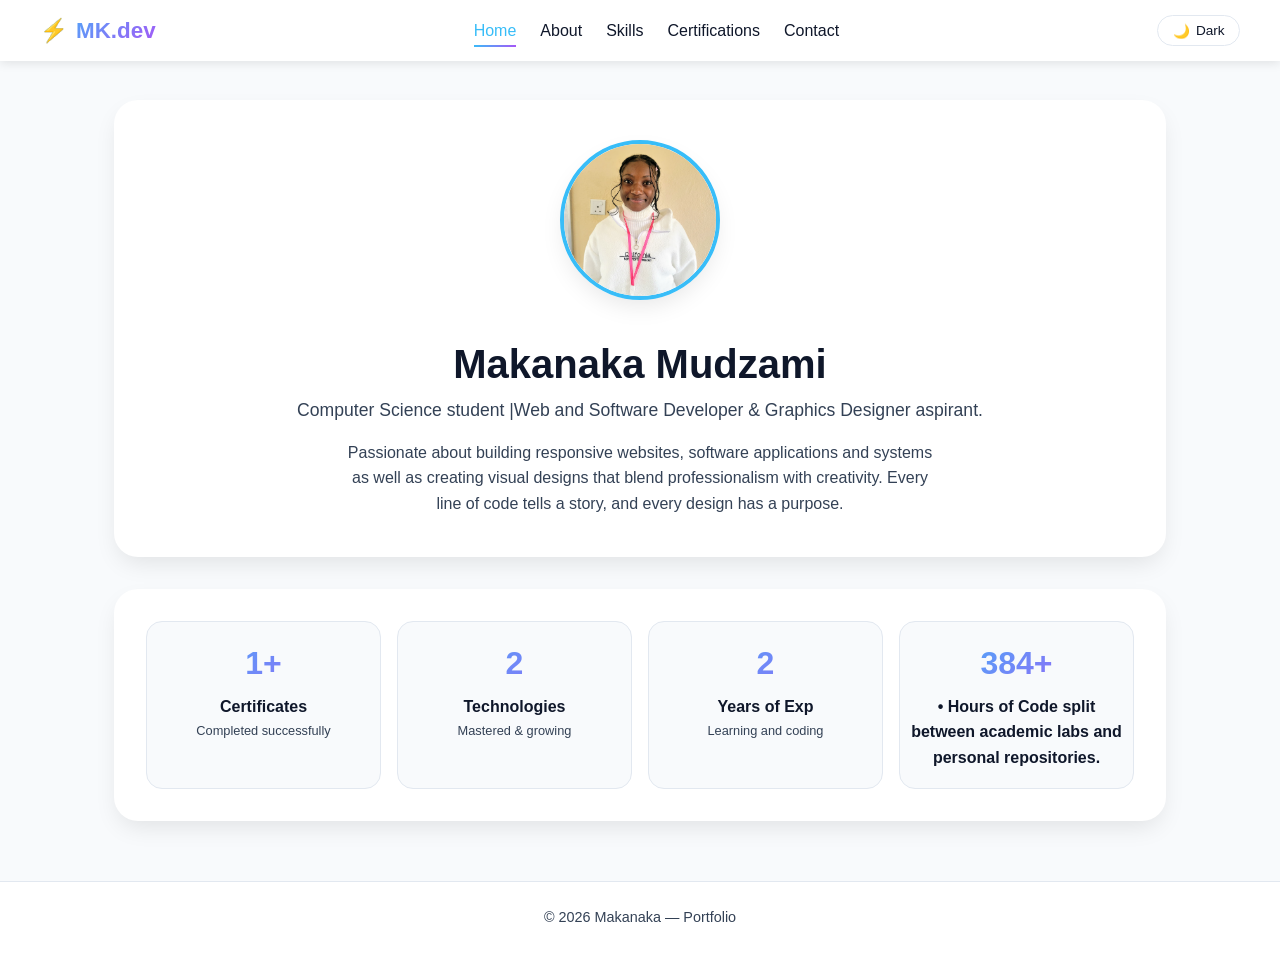
<file: index.html>
<!DOCTYPE html>
<html lang="en">
<head>
    <meta charset="UTF-8">
    <meta name="viewport" content="width=device-width, initial-scale=1.0, viewport-fit=cover">
    <title>Makanaka Mudzami</title>
    <meta name="description" content="Makanaka - Professional Web Developer and Graphics Designer portfolio. View my work, skills, and certifications.">
    <link rel="stylesheet" href="style.css">
    <link rel="icon" href="lizard.png">

<body>

    <!-- Navigation Bar -->
    <nav class="navbar">
        <div class="nav-container">
            <div class="logo">
                <span class="logo-icon">⚡</span>
                MK.dev
            </div>
            
            <ul class="nav-links">
                <li><a href="index.html" class="active">Home</a></li>
                <li><a href="about.html">About</a></li>
                <li><a href="skills.html">Skills</a></li>
                <li><a href="certifications.html">Certifications</a></li>
                <li><a href="contact.html">Contact</a></li>
            </ul>
            <button class="dark-toggle" id="darkToggle">
                <span class="toggle-icon">🌙</span>
                <span class="toggle-text">Dark</span>
            </button>
            <button class="mobile-menu-btn" id="mobileMenuBtn">☰</button>
        </div>
    </nav>

    <!-- Home Page Content -->
    <main>
        <section id="home">
            <div class="container">
                <!-- Profile Card -->
              
<div class="home-card">
    <div class="profile-image">
     <img src="images/profile.jpg" alt="Makanaka - Web Developer and Graphics Designer">
    </div>
    <div class="home-content">
        <h1>Makanaka Mudzami</h1>
        <p class="tagline">Computer Science student |Web and Software Developer & Graphics Designer aspirant.</p>
        <p class="bio">Passionate about building responsive websites, software applications and systems as well as creating visual designs that blend professionalism with creativity. Every line of code tells a story, and every design has a purpose.</p>
    </div>
</div>
                
                <!-- Statistics Card with Animated Counters -->
                <div class="stats-card">
                    <div class="stat-item">
                        <div class="stat-number">
                            <span class="counter" data-target="3">0</span>+
                        </div>
                        <div class="stat-label">Certificates</div>
                        <div class="stat-desc">Completed successfully</div>
                    </div>
                    <div class="stat-item">
                        <div class="stat-number">
                            <span class="counter" data-target="5">0</span>
                        </div>
                        <div class="stat-label">Technologies</div>
                        <div class="stat-desc">Mastered & growing</div>
                    </div>
                    <div class="stat-item">
                        <div class="stat-number">
                            <span class="counter" data-target="4">0</span>
                        </div>
                        <div class="stat-label">Years of Exp</div>
                        <div class="stat-desc">Learning and coding</div>
                    </div>
                    <div class="stat-item">
                        <div class="stat-number">
                            <span class="counter" data-target="750">0</span>+
                        </div>
                        <div class="stat-label">•  Hours of Code split between academic labs and personal repositories.</div>
                       
                    </div>
                </div>
            </div>
        </section>
    </main>

    <!-- Footer -->
    <footer>
        <div class="footer-content">
            <p>© 2026 Makanaka —  Portfolio</p>
           
        </div>
    </footer>

    <script src="script.js"></script>
</body>
</html>
</file>
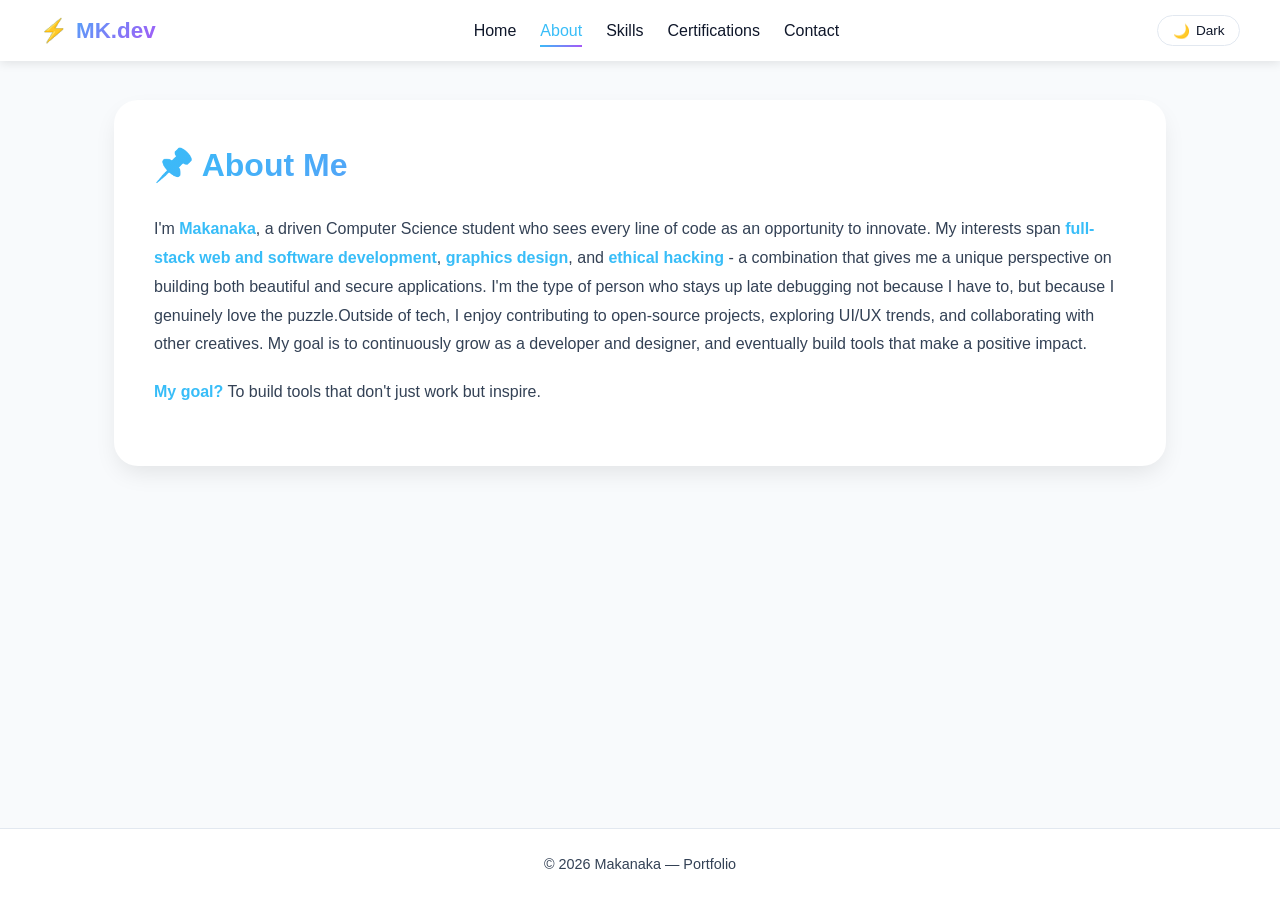
<file: about.html>
<!DOCTYPE html>
<html lang="en">
<head>
    <meta charset="UTF-8">
    <meta name="viewport" content="width=device-width, initial-scale=1.0, viewport-fit=cover">
    <title>Makanaka | About Me - Web and Software Developer & Graphics Designer</title>
    <meta name="description" content="Learn about Makanaka - a passionate Computer Science student, web developer, and graphics designer.">
    <link rel="stylesheet" href="style.css">
    <link rel="icon" href="lizard.png">
</head>
<body>

    <!-- Navigation Bar -->
    <nav class="navbar">
        <div class="nav-container">
            <div class="logo">
                <span class="logo-icon">⚡</span>
                MK.dev
            </div>
            <ul class="nav-links" >
                <li><a href="index.html">Home</a></li>
                <li><a href="about.html" class="active">About</a></li>
                <li><a href="skills.html">Skills</a></li>
                <li><a href="certifications.html">Certifications</a></li>
                <li><a href="contact.html">Contact</a></li>
            </ul>
            <button class="dark-toggle" id="darkToggle">
                <span class="toggle-icon">🌙</span>
                <span class="toggle-text">Dark</span>
            </button>
            <button class="mobile-menu-btn" id="mobileMenuBtn">☰</button>
        </div>
    </nav>

    <!-- About Page Content -->
    <main>
        <section id="about">
            <div class="container">
                <div class="section-card">
                    <h2>📌 About Me</h2>
                    <div class="about-content">
                        <p>I'm <strong>Makanaka</strong>, a driven Computer Science student who sees every line of code as an opportunity to innovate. My interests span <strong>full-stack web and software development</strong>, <strong>graphics design</strong>, and <strong>ethical hacking</strong> - a combination that gives me a unique perspective on building both beautiful and secure applications. I'm the type of person who stays up late debugging not because I have to, but because I genuinely love the puzzle.Outside of tech, I enjoy contributing to open-source projects, exploring UI/UX trends, and collaborating with other creatives. My goal is to continuously grow as a developer and designer, and eventually build tools that make a positive impact.
                        
                
                        <p><strong>My goal?</strong> To build tools that don't just work but inspire.</p>
                    </div>
                </div>
            </div>
        </section>
    </main>

    <!-- Footer -->
    <footer>
        <div class="footer-content">
            <p>© 2026 Makanaka — Portfolio</p>
           
        </div>
    </footer>

    <script src="script.js"></script>
</body>
</html>
</file>
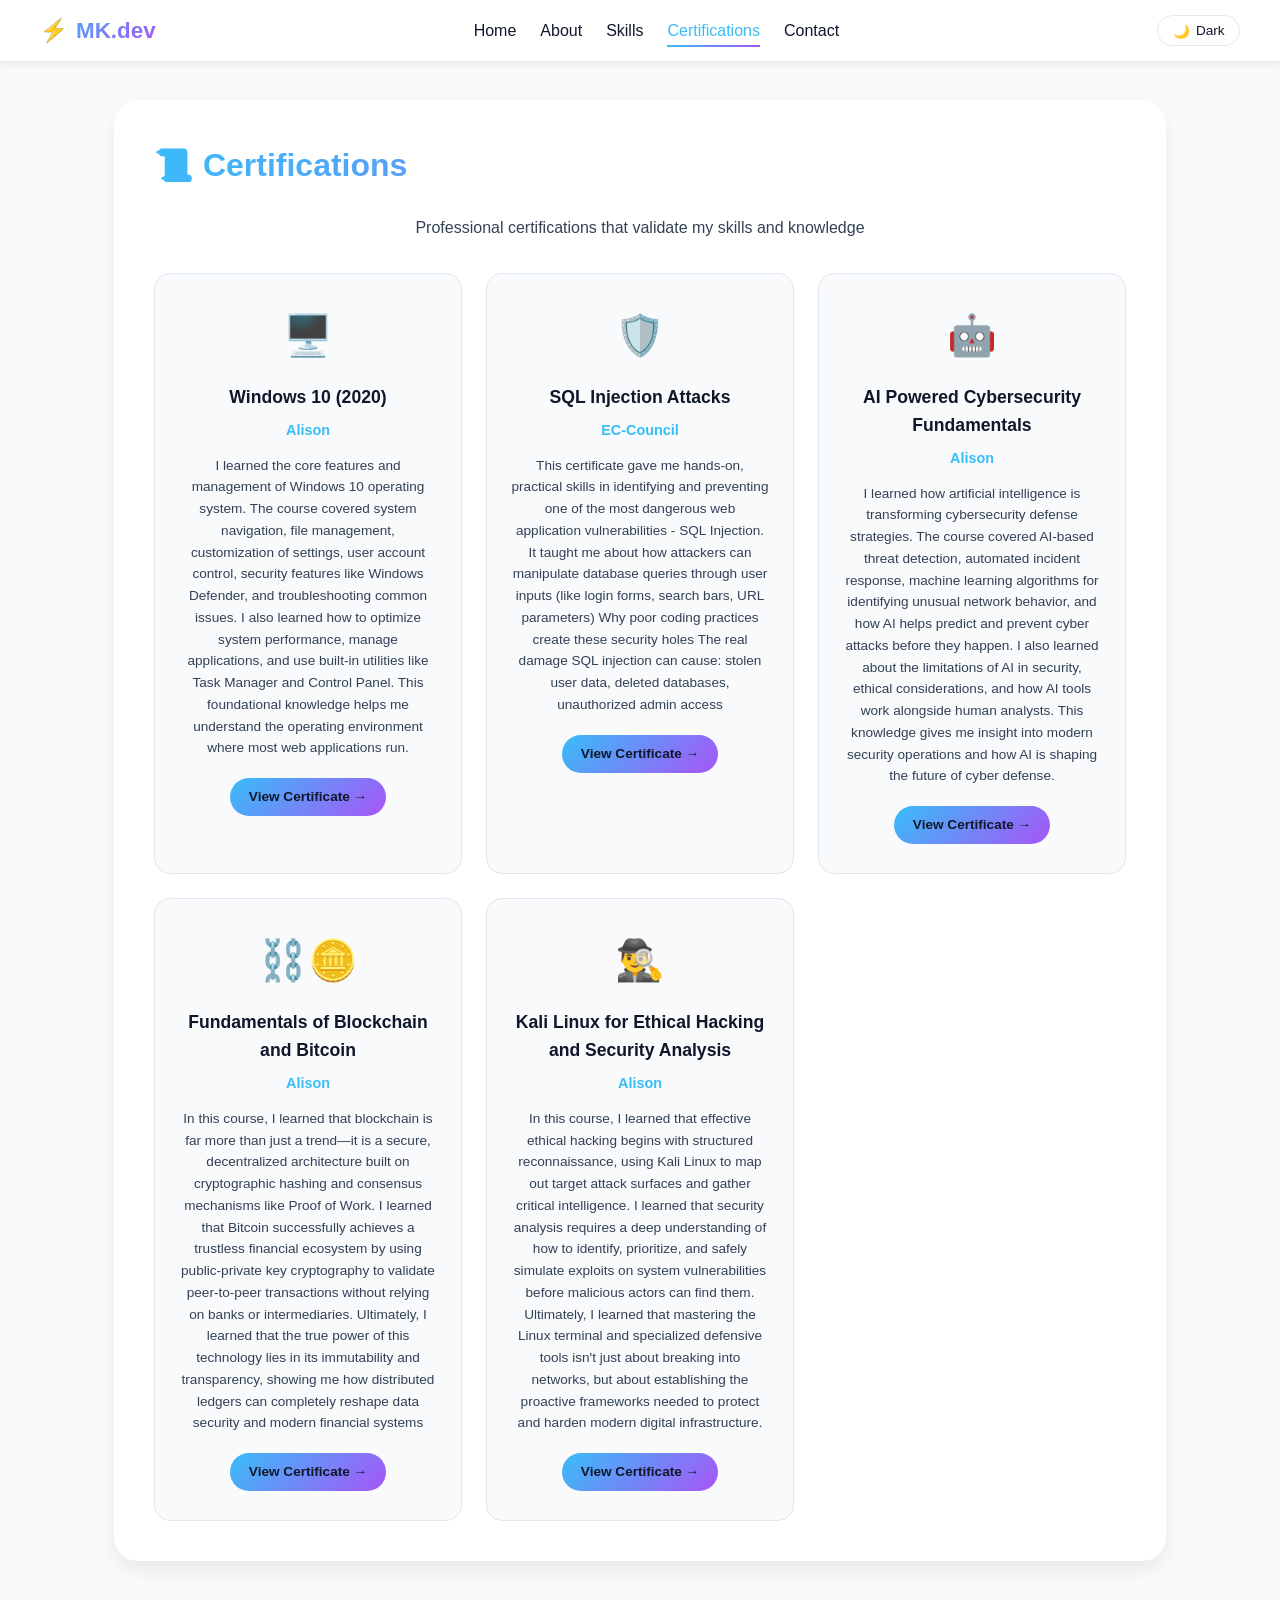
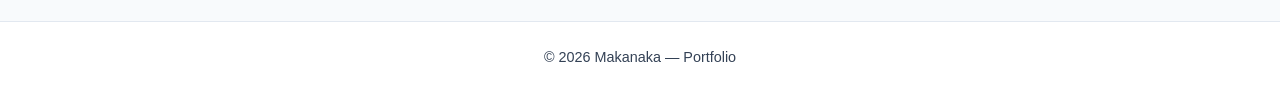
<file: certifications.html>
<!DOCTYPE html>
<html lang="en">
<head>
    <meta charset="UTF-8">
    <meta name="viewport" content="width=device-width, initial-scale=1.0, viewport-fit=cover">
    <title>Makanaka | Certifications - Professional Achievements</title>
    <meta name="description" content="View Makanaka's professional certifications including Alison, EC-Council, and more.">
    <link rel="stylesheet" href="style.css">
    <link rel="icon" href="lizard.png">
</head>
<body>

    <!-- Navigation Bar -->
    <nav class="navbar">
        <div class="nav-container">
            <div class="logo">
                <span class="logo-icon">⚡</span>
                MK.dev
            </div>
            <ul class="nav-links">
                <li><a href="index.html">Home</a></li>
                <li><a href="about.html">About</a></li>
                <li><a href="skills.html">Skills</a></li>
                <li><a href="certifications.html" class="active">Certifications</a></li>
                <li><a href="contact.html">Contact</a></li>
            </ul>
            <button class="dark-toggle" id="darkToggle">
                <span class="toggle-icon">🌙</span>
                <span class="toggle-text">Dark</span>
            </button>
            <button class="mobile-menu-btn" id="mobileMenuBtn">☰</button>
        </div>
    </nav>

    <!-- Certifications Page Content -->
    <main>
        <section id="certifications">
            <div class="container">
                <div class="section-card">
                    <h2>📜 Certifications</h2>
                    <p class="section-subtitle">Professional certifications that validate my skills and knowledge</p>
                    
                    <div class="cert-grid">
                        <div class="cert-card">
                            <div class="cert-icon">🖥️</div>
                            <h3>Windows 10 (2020)</h3>
                            <p class="cert-issuer">Alison</p>
                            <p class="cert-desc">I learned the core features and management of Windows 10 operating system. The course covered system navigation, file management, customization of settings, user account control, security features like Windows Defender, and troubleshooting common issues. I also learned how to optimize system performance, manage applications, and use built-in utilities like Task Manager and Control Panel. This foundational knowledge helps me understand the operating environment where most web applications run.</p>
                            <a href="https://alison.com/user/learner-verification/47201770/2249" target="_blank" rel="noopener noreferrer" class="cert-btn">View Certificate →</a>
                        </div>
                        
                        <div class="cert-card">
                            <div class="cert-icon">🛡️</div>
                            <h3>SQL Injection Attacks</h3>
                            <p class="cert-issuer">EC-Council</p>
                            <p class="cert-desc">This certificate gave me hands-on, practical skills in identifying and preventing one of the most dangerous web application vulnerabilities - SQL Injection.  It taught me about how attackers can manipulate database queries through user inputs (like login forms, search bars, URL parameters)

Why poor coding practices create these security holes

The real damage SQL injection can cause: stolen user data, deleted databases, unauthorized admin access</p>
                            <a href="https://learn.eccouncil.org/certificate/efc9b494-878f-4274-b29c-ec646d23c281?logged=true" target="_blank" rel="noopener noreferrer" class="cert-btn"> View Certificate →</a>
                        </div>
                        
                        <div class="cert-card">
                            <div class="cert-icon">🤖</div>
                            <h3>AI Powered Cybersecurity Fundamentals</h3>
                            <p class="cert-issuer">Alison</p>
                            <p class="cert-desc">I learned how artificial intelligence is transforming cybersecurity defense strategies. The course covered AI-based threat detection, automated incident response, machine learning algorithms for identifying unusual network behavior, and how AI helps predict and prevent cyber attacks before they happen. I also learned about the limitations of AI in security, ethical considerations, and how AI tools work alongside human analysts. This knowledge gives me insight into modern security operations and how AI is shaping the future of cyber defense.</p>
                            <a href="https://alison.com/user/learner-verification/47201770/7295" target="_blank" rel="noopener noreferrer" class="cert-btn">View Certificate →</a>
                        </div>
                        
                         <div class="cert-card">
                            <div class="cert-icon">⛓️🪙</div>
                            <h3> Fundamentals of Blockchain and Bitcoin</h3>
                            <p class="cert-issuer">Alison</p>
                            <p class="cert-desc">In this course, I learned that blockchain is far more than just a trend—it is a secure, decentralized architecture built on cryptographic hashing and consensus mechanisms like Proof of Work. I learned that Bitcoin successfully achieves a trustless financial ecosystem by using public-private key cryptography to validate peer-to-peer transactions without relying on banks or intermediaries. Ultimately, I learned that the true power of this technology lies in its immutability and transparency, showing me how distributed ledgers can completely reshape data security and modern financial systems</p/>
                            <a href="https://alison.com/verify/73c1eeeb41" target="_blank" rel="noopener noreferrer" class="cert-btn">View Certificate →</a>
                        </div>
                          <div class="cert-card">
                            <div class="cert-icon">🕵️‍♂️ </div>
                            <h3> Kali Linux for Ethical Hacking and Security Analysis</h3>
                            <p class="cert-issuer">Alison</p>
                            <p class="cert-desc">In this course, I learned that effective ethical hacking begins with structured reconnaissance, using Kali Linux to map out target attack surfaces and gather critical intelligence. I learned that security analysis requires a deep understanding of how to identify, prioritize, and safely simulate exploits on system vulnerabilities before malicious actors can find them. Ultimately, I learned that mastering the Linux terminal and specialized defensive tools isn't just about breaking into networks, but about establishing the proactive frameworks needed to protect and harden modern digital infrastructure.</p/>
                            <a href="https://alison.com/verify/2be35a8291" target="_blank" rel="noopener noreferrer" class="cert-btn">View Certificate →</a>
                        </div>
                  
                    </div>
                    </div>
                </div>
            </div>
        </section>
    </main>

    <!-- Footer -->
    <footer>
        <div class="footer-content">
            <p>© 2026 Makanaka —  Portfolio</p>
         
        </div>
    </footer>

    <script src="script.js"></script>
</body>
</html>
</file>
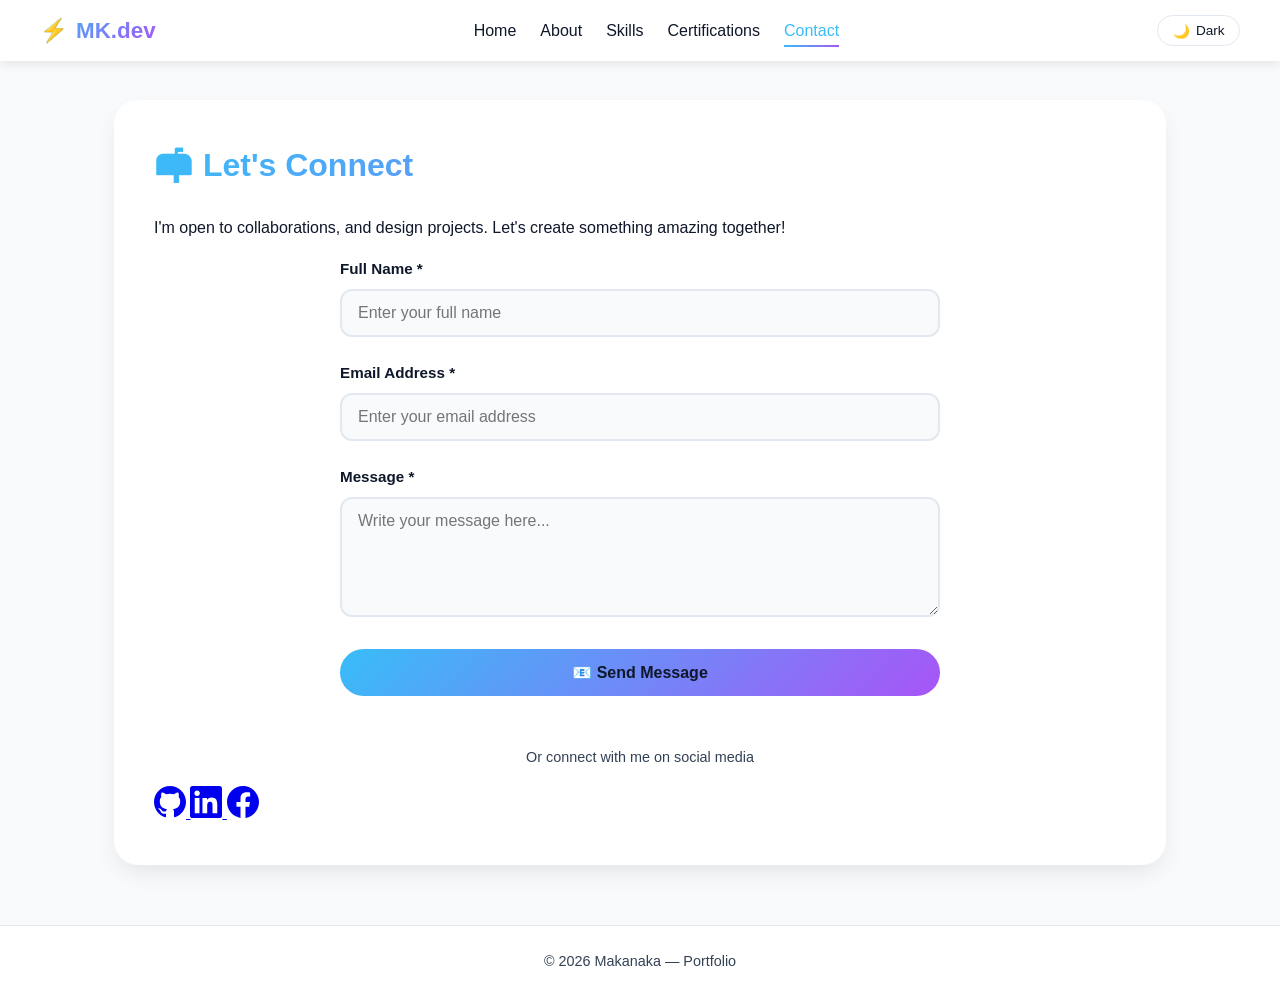
<file: contact.html>
<!DOCTYPE html>
<html lang="en">
<head>
    <meta charset="UTF-8">
    <meta name="viewport" content="width=device-width, initial-scale=1.0, viewport-fit=cover">
    <title>Makanaka | Contact - Get in Touch</title>
    <meta name="description" content="Contact Makanaka for web development, graphics design, or collaboration opportunities.">
    <link rel="stylesheet" href="style.css">
    <link rel="icon" href="lizard.png">
</head>
<body>

    <!-- Navigation Bar -->
    <nav class="navbar">
        <div class="nav-container">
            <div class="logo">
                <span class="logo-icon">⚡</span>
                MK.dev
            </div>
            <ul class="nav-links">
                <li><a href="index.html">Home</a></li>
                <li><a href="about.html">About</a></li>
                <li><a href="skills.html">Skills</a></li>
                <li><a href="certifications.html">Certifications</a></li>
                <li><a href="contact.html" class="active">Contact</a></li>
            </ul>
            <button class="dark-toggle" id="darkToggle">
                <span class="toggle-icon">🌙</span>
                <span class="toggle-text">Dark</span>
            </button>
            <button class="mobile-menu-btn" id="mobileMenuBtn">☰</button>
        </div>
    </nav>

    <!-- Contact Page Content -->
    <main>
        <section id="contact">
            <div class="container">
                <div class="section-card">
                    <h2>📬 Let's Connect</h2>
                    <p class="contact-intro">I'm open to collaborations, and design projects. Let's create something amazing together!</p>
                    
                   
                    <div class="contact-form-container">
                        
                        <form id="contactForm" class="contact-form" action="https://formspree.io/f/xbdqrylj" method="POST">
                            <div class="form-group">
                                <label for="name">Full Name *</label>
                                <input type="text" id="name" name="name" placeholder="Enter your full name">
                                <span class="error-message" id="nameError"></span>
                            </div>
                            
                            <div class="form-group">
                                <label for="email">Email Address *</label>
                                <input type="email" id="email" name="_replyto" placeholder="Enter your email address">
                                <span class="error-message" id="emailError"></span>
                            </div>
                            
                            <div class="form-group">
                                <label for="message">Message *</label>
                                <textarea id="message" name="message" rows="5" placeholder="Write your message here..."></textarea>
                                <span class="error-message" id="messageError"></span>
                            </div>
                            
                            
                            <input type="hidden" name="_to" value="mudzami.maka@gmail.com">
                            <input type="hidden" name="_subject" value="New Message from Portfolio">
                            
                            <button type="submit" class="submit-btn">📧 Send Message</button>
                            <div id="formSuccess" class="form-success"></div>
                        </form>
                    </div>
                    
                    <!-- Social Media Icons -->
                    <div class="social-divider">
                        <span>Or connect with me on social media</span>
                    </div>
                    
                    <div class="social-icons">
                        <a href="https://github.com/makae-naka" target="_blank" rel="noopener noreferrer" class="social-icon github" aria-label="GitHub">
                            <svg class="icon" viewBox="0 0 24 24" width="32" height="32" fill="currentColor">
                                <path d="M12 0C5.37 0 0 5.37 0 12c0 5.3 3.438 9.8 8.205 11.387.6.113.82-.26.82-.58 0-.287-.01-1.05-.015-2.06-3.338.726-4.042-1.61-4.042-1.61-.546-1.387-1.333-1.756-1.333-1.756-1.09-.745.082-.73.082-.73 1.205.085 1.838 1.237 1.838 1.237 1.07 1.834 2.807 1.304 3.492.997.108-.775.418-1.305.762-1.605-2.665-.3-5.466-1.332-5.466-5.93 0-1.31.468-2.38 1.235-3.22-.123-.3-.535-1.52.117-3.16 0 0 1.008-.322 3.3 1.23.96-.267 1.98-.4 3-.405 1.02.005 2.04.138 3 .405 2.29-1.552 3.297-1.23 3.297-1.23.653 1.64.24 2.86.118 3.16.768.84 1.233 1.91 1.233 3.22 0 4.61-2.804 5.62-5.476 5.92.43.37.824 1.102.824 2.22 0 1.602-.015 2.894-.015 3.287 0 .322.216.698.83.578C20.565 21.795 24 17.295 24 12c0-6.63-5.37-12-12-12z"/>
                            </svg>
                        </a>
                        
                        <a href="https://www.linkedin.com/in/makanaka-s-mudzami-216435346/" target="_blank" rel="noopener noreferrer" class="social-icon linkedin" aria-label="LinkedIn">
                            <svg class="icon" viewBox="0 0 24 24" width="32" height="32" fill="currentColor">
                                <path d="M20.447 20.452h-3.554v-5.569c0-1.328-.027-3.037-1.852-3.037-1.853 0-2.136 1.445-2.136 2.939v5.667H9.351V9h3.414v1.561h.046c.477-.9 1.637-1.85 3.37-1.85 3.601 0 4.267 2.37 4.267 5.455v6.286zM5.337 7.433c-1.144 0-2.063-.926-2.063-2.065 0-1.138.92-2.063 2.063-2.063 1.14 0 2.064.925 2.064 2.063 0 1.139-.925 2.065-2.064 2.065zm1.782 13.019H3.555V9h3.564v11.452zM22.225 0H1.771C.792 0 0 .774 0 1.729v20.542C0 23.227.792 24 1.771 24h20.451c.979 0 1.771-.773 1.771-1.729V1.729C24 .774 23.204 0 22.225 0z"/>
                            </svg>
                        </a>
                        
                        <a href="https://www.facebook.com/profile.php?id=61578253230434" target="_blank" rel="noopener noreferrer" class="social-icon facebook" aria-label="Facebook">
                            <svg class="icon" viewBox="0 0 24 24" width="32" height="32" fill="currentColor">
                                <path d="M24 12.073c0-6.627-5.373-12-12-12s-12 5.373-12 12c0 5.99 4.388 10.954 10.125 11.854v-8.385H7.078v-3.47h3.047V9.43c0-3.007 1.792-4.669 4.533-4.669 1.312 0 2.686.235 2.686.235v2.953H15.83c-1.491 0-1.956.925-1.956 1.874v2.25h3.328l-.532 3.47h-2.796v8.385C19.612 23.027 24 18.062 24 12.073z"/>
                            </svg>
                        </a>
                    </div>
                </div>
            </div>
        </section>
    </main>

    <!-- Footer -->
    <footer>
        <div class="footer-content">
            <p>© 2026 Makanaka —  Portfolio</p>
            <div class="footer-social">
                
        </div>
    </footer>

    <script src="script.js"></script>
</body>
</html>
</file>
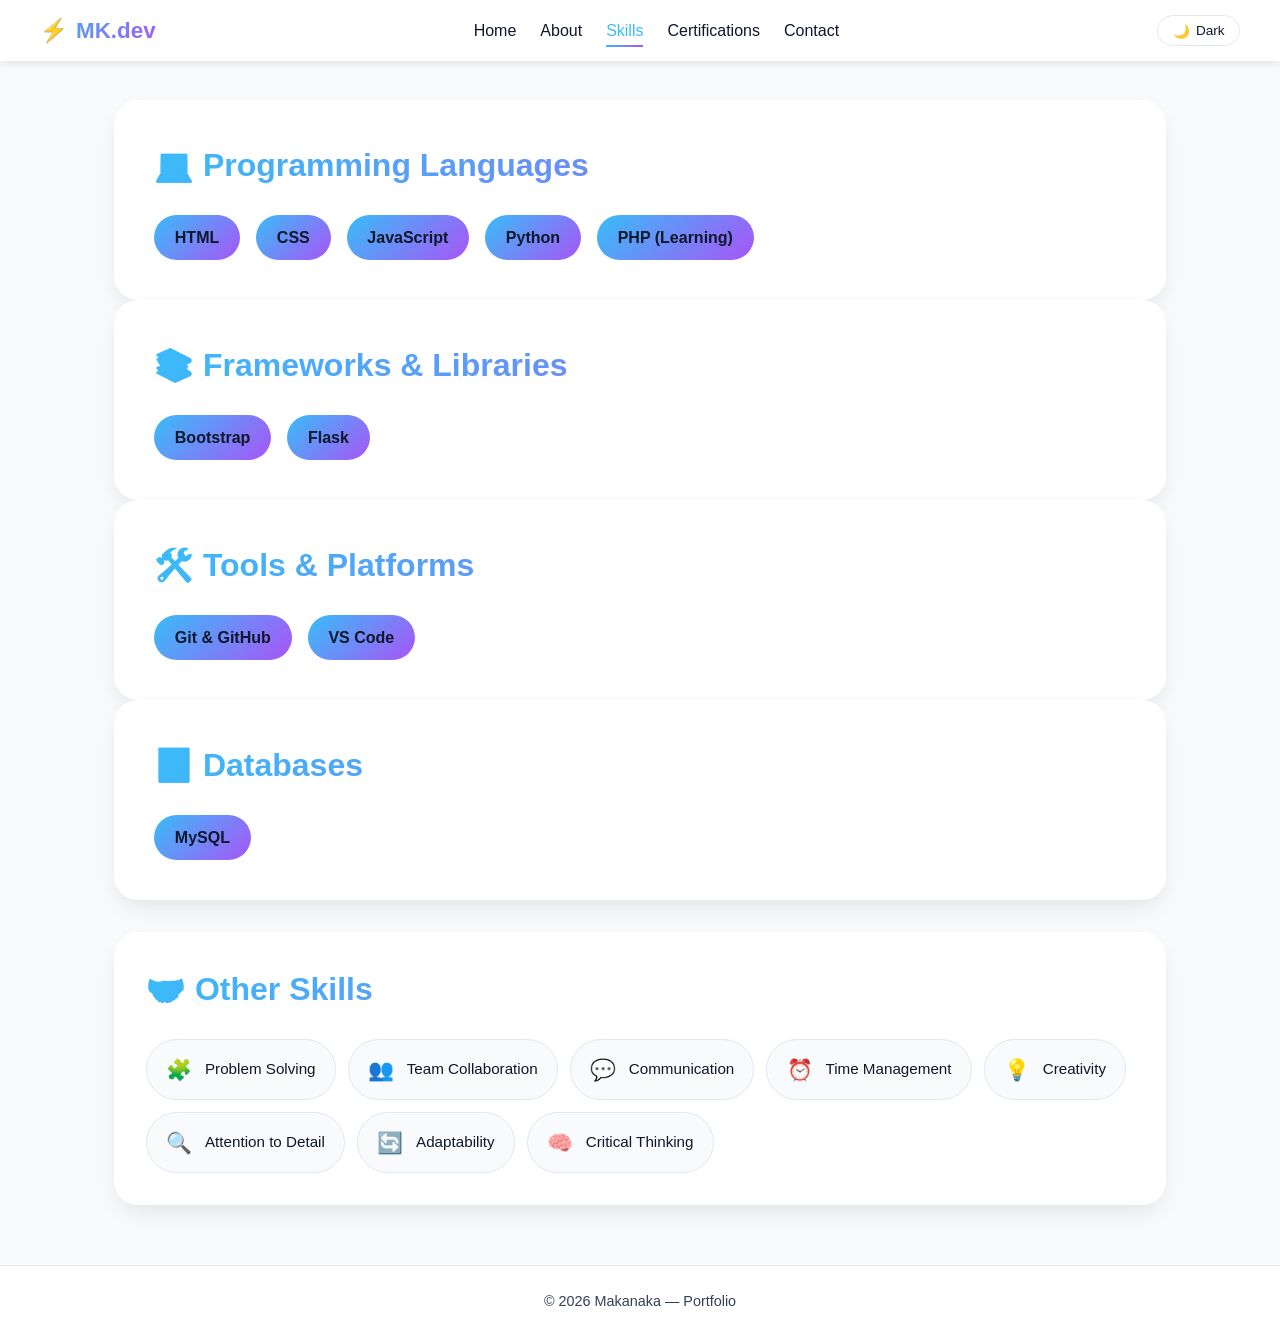
<file: skills.html>
<!DOCTYPE html>
<html lang="en">
<head>
    <meta charset="UTF-8">
    <meta name="viewport" content="width=device-width, initial-scale=1.0, viewport-fit=cover">
    <title>Makanaka | Skills - Web Development & Design</title>
    <meta name="description" content="Explore Makanaka's technical skills including web development, graphics design, and programming languages.">
    <link rel="stylesheet" href="style.css">
    <link rel="icon" href="lizard.png">
</head>
<body>

    <!-- Navigation Bar -->
    <nav class="navbar">
        <div class="nav-container">
            <div class="logo">
                <span class="logo-icon">⚡</span>
                MK.dev
            </div>
            <ul class="nav-links">
                <li><a href="index.html">Home</a></li>
                <li><a href="about.html">About</a></li>
                <li><a href="skills.html" class="active">Skills</a></li>
                <li><a href="certifications.html">Certifications</a></li>
                <li><a href="contact.html">Contact</a></li>
            </ul>
            <button class="dark-toggle" id="darkToggle">
                <span class="toggle-icon">🌙</span>
                <span class="toggle-text">Dark</span>
            </button>
            <button class="mobile-menu-btn" id="mobileMenuBtn">☰</button>
        </div>
    </nav>

    <!-- Skills Page Content -->
    <main>
        <section id="skills">
            <div class="container">
                
                <!-- Programming Languages Section -->
                <div class="section-card">
                    <h2>💻 Programming Languages</h2>
                    <div class="skills-grid">
                        <span class="skill-badge">HTML</span>
                        <span class="skill-badge">CSS</span>
                        <span class="skill-badge">JavaScript</span>
                        <span class="skill-badge">Python</span>
                        <span class="skill-badge">PHP (Learning)</span>
                    </div>
                </div>

                <!-- Frameworks & Libraries Section -->
                <div class="section-card">
                    <h2>📚 Frameworks & Libraries</h2>
                    <div class="skills-grid">
                        <span class="skill-badge">Bootstrap</span>
                        <span class="skill-badge">Flask</span>
                      
                    </div>
                </div>

                <!-- Tools & Platforms Section -->
                <div class="section-card">
                    <h2>🛠️ Tools & Platforms</h2>
                    <div class="skills-grid">
                        <span class="skill-badge">Git & GitHub</span>
                        <span class="skill-badge">VS Code</span>
                        
                        
                    </div>
                </div>

                <!-- Databases Section -->
                <div class="section-card">
                    <h2>🗄️ Databases</h2>
                    <div class="skills-grid">
                        <span class="skill-badge">MySQL</span>
                    
                    </div>
                </div>

                <!-- Soft Skills Section with Icons -->
<div class="soft-skills-section">
    <h2>🤝 Other Skills</h2>
    <div class="soft-skills-grid">
        <div class="soft-skill-card">
            <span class="soft-skill-icon">🧩</span>
            <span class="soft-skill-name">Problem Solving</span>
        </div>
        <div class="soft-skill-card">
            <span class="soft-skill-icon">👥</span>
            <span class="soft-skill-name">Team Collaboration</span>
        </div>
        <div class="soft-skill-card">
            <span class="soft-skill-icon">💬</span>
            <span class="soft-skill-name">Communication</span>
        </div>
        <div class="soft-skill-card">
            <span class="soft-skill-icon">⏰</span>
            <span class="soft-skill-name">Time Management</span>
        </div>
        <div class="soft-skill-card">
            <span class="soft-skill-icon">💡</span>
            <span class="soft-skill-name">Creativity</span>
        </div>
        <div class="soft-skill-card">
            <span class="soft-skill-icon">🔍</span>
            <span class="soft-skill-name">Attention to Detail</span>
        </div>
        <div class="soft-skill-card">
            <span class="soft-skill-icon">🔄</span>
            <span class="soft-skill-name">Adaptability</span>
        </div>
        <div class="soft-skill-card">
            <span class="soft-skill-icon">🧠</span>
            <span class="soft-skill-name">Critical Thinking</span>
        </div>
    </div>
</div>
                </div>

            </div>

        </main>

    <!-- Footer -->
    <footer>
        <div class="footer-content">
            <p>© 2026 Makanaka —  Portfolio</p>
            
        </div>
    </footer>

    <script src="script.js"></script>
</body>
</html>
</file>
<file: style.css>
/* ========== CSS VARIABLES ========== */
:root {
    --bg-light: #f8fafc;
    --card-light: #ffffff;
    --text-primary: #0f172a;
    --text-secondary: #334155;
    --nav-bg: rgba(255, 255, 255, 0.95);
    --border: #e2e8f0;
    --shadow: 0 10px 25px -5px rgba(0, 0, 0, 0.1);
    --gradient: linear-gradient(135deg, #38bdf8, #a855f7);
    --hover-bg: #f1f5f9;
    --soft-skill-bg: #e0e7ff;
}

body.dark {
    --bg-light: #0f172a;
    --card-light: #1e293b;
    --text-primary: #e2e8f0;
    --text-secondary: #94a3b8;
    --nav-bg: rgba(15, 23, 42, 0.95);
    --border: #334155;
    --shadow: 0 10px 25px -5px rgba(0, 0, 0, 0.3);
    --hover-bg: #334155;
    --soft-skill-bg: #1e1b4b;
    background: #0f172a;
}

/* ========== RESET & BASE ========== */
* {
    margin: 0;
    padding: 0;
    box-sizing: border-box;
}

html {
    background: var(--bg-light);
    transition: background 0.5s cubic-bezier(0.4, 0, 0.2, 1);
}

body {
    font-family: 'Segoe UI', Tahoma, Geneva, Verdana, sans-serif;
    background: var(--bg-light);
    color: var(--text-primary);
    transition: background 0.5s cubic-bezier(0.4, 0, 0.2, 1),
                color 0.5s cubic-bezier(0.4, 0, 0.2, 1);
    line-height: 1.6;
    min-height: 100vh;
    display: flex;
    flex-direction: column;
}

main {
    flex: 1;
}

.container {
    max-width: 1100px;
    margin: 0 auto;
    padding: 0 1.5rem;
}

section {
    padding: 100px 0 60px;
}

/* ========== TYPOGRAPHY ========== */
h1 { font-size: clamp(1.8rem, 5vw, 2.5rem); }

h2 {
    font-size: clamp(1.4rem, 4vw, 2rem);
    margin-bottom: 1.5rem;
    background: var(--gradient);
    -webkit-background-clip: text;
    background-clip: text;
    color: transparent;
}

h3 { font-size: 1.1rem; margin-bottom: 0.5rem; }

/* ========== NAVBAR ========== */
.navbar {
    position: fixed;
    top: 0;
    width: 100%;
    background: var(--nav-bg);
    backdrop-filter: blur(10px);
    box-shadow: 0 2px 10px rgba(0, 0, 0, 0.1);
    z-index: 1000;
    padding: 0.8rem 1.5rem;
    transition: background 0.5s cubic-bezier(0.4, 0, 0.2, 1);
}

.nav-container {
    max-width: 1200px;
    margin: 0 auto;
    display: flex;
    justify-content: space-between;
    align-items: center;
    gap: 1rem;
}

.logo {
    font-size: 1.4rem;
    font-weight: bold;
    background: var(--gradient);
    -webkit-background-clip: text;
    background-clip: text;
    color: transparent;
    display: flex;
    align-items: center;
    gap: 0.5rem;
    flex-shrink: 0;
}

.logo-icon {
    font-size: 1.4rem;
    background: none;
    -webkit-background-clip: unset;
    background-clip: unset;
    color: #38bdf8;
}

.nav-links {
    display: flex;
    list-style: none;
    gap: 1.5rem;
}

.nav-links a {
    color: var(--text-primary);
    text-decoration: none;
    font-weight: 500;
    transition: color 0.4s;
    padding: 0.5rem 0;
    position: relative;
    white-space: nowrap;
}

.nav-links a::after {
    content: '';
    position: absolute;
    bottom: 0;
    left: 0;
    width: 0;
    height: 2px;
    background: var(--gradient);
    transition: width 0.4s;
}

.nav-links a:hover::after,
.nav-links a.active::after { width: 100%; }

.nav-links a:hover,
.nav-links a.active { color: #38bdf8; }

/* ========== DARK TOGGLE ========== */
.dark-toggle {
    background: var(--card-light);
    border: 1px solid var(--border);
    border-radius: 50px;
    padding: 0.4rem 0.9rem;
    cursor: pointer;
    font-size: 0.85rem;
    transition: all 0.4s cubic-bezier(0.4, 0, 0.2, 1);
    color: var(--text-primary);
    display: flex;
    align-items: center;
    gap: 0.4rem;
    flex-shrink: 0;
    white-space: nowrap;
}

.dark-toggle:hover {
    transform: scale(1.05);
    border-color: #38bdf8;
}

/* ========== MOBILE MENU BUTTON ========== */
.mobile-menu-btn {
    display: none;
    background: var(--card-light);
    border: 1px solid var(--border);
    border-radius: 12px;
    padding: 0.4rem 0.75rem;
    font-size: 1.4rem;
    cursor: pointer;
    color: var(--text-primary);
    transition: all 0.4s;
    flex-shrink: 0;
}

.mobile-menu-btn:hover { background: var(--hover-bg); }

/* ========== CARDS ========== */
.home-card,
.section-card,
.stats-card {
    background: var(--card-light);
    border-radius: 1.5rem;
    padding: 2.5rem;
    box-shadow: var(--shadow);
    transition: transform 0.4s, box-shadow 0.4s, background 0.5s cubic-bezier(0.4, 0, 0.2, 1);
}

.home-card:hover,
.section-card:hover,
.stats-card:hover {
    transform: translateY(-5px);
    box-shadow: 0 20px 30px -10px rgba(0, 0, 0, 0.2);
}

/* ========== HOME PAGE ========== */
.profile-image {
    text-align: center;
    margin-bottom: 1.5rem;
}

.profile-image img {
    width: 160px;
    height: 160px;
    border-radius: 50%;
    object-fit: cover;
    border: 4px solid #38bdf8;
    box-shadow: var(--shadow);
    transition: transform 0.4s;
}

.profile-image img:hover { transform: scale(1.05); }

.home-content { text-align: center; }

.tagline {
    font-size: 1.1rem;
    color: var(--text-secondary);
    margin-bottom: 1rem;
}

.bio {
    max-width: 600px;
    margin: 0 auto;
    color: var(--text-secondary);
}

/* ========== STATS CARD ========== */
.stats-card {
    display: grid;
    grid-template-columns: repeat(4, 1fr);
    text-align: center;
    margin-top: 2rem;
    padding: 2rem;
    gap: 1rem;
}

.stat-item {
    padding: 1rem 0.5rem;
    background: var(--bg-light);
    border-radius: 1rem;
    border: 1px solid var(--border);
    transition: transform 0.4s ease, background 0.5s cubic-bezier(0.4, 0, 0.2, 1);
}

.stat-item:hover { transform: translateY(-5px); }

.stat-number {
    font-size: 2rem;
    font-weight: bold;
    background: var(--gradient);
    -webkit-background-clip: text;
    background-clip: text;
    color: transparent;
}

.stat-label {
    font-weight: 600;
    margin: 0.3rem 0 0.1rem;
    color: var(--text-primary);
}

.stat-desc {
    font-size: 0.8rem;
    color: var(--text-secondary);
}

/* ========== ABOUT PAGE ========== */
.about-content p {
    margin-bottom: 1.2rem;
    color: var(--text-secondary);
    line-height: 1.8;
}

.about-content strong { color: #38bdf8; }

/* ========== SKILLS PAGE ========== */
.skills-grid {
    display: flex;
    flex-wrap: wrap;
    gap: 1rem;
    margin-top: 1rem;
}

.skill-badge {
    background: var(--gradient);
    padding: 0.6rem 1.3rem;
    border-radius: 50px;
    font-weight: 600;
    color: #0f172a;
    transition: all 0.4s;
}

.skill-badge:hover {
    transform: translateY(-3px);
    box-shadow: 0 5px 10px rgba(0, 0, 0, 0.2);
}

.skill-badge.soft {
    background: var(--soft-skill-bg);
    color: var(--text-primary);
    border: 1px solid var(--border);
}

/* ========== CERTIFICATIONS PAGE ========== */
.section-subtitle {
    text-align: center;
    color: var(--text-secondary);
    margin-bottom: 2rem;
}

.cert-grid {
    display: grid;
    grid-template-columns: repeat(auto-fit, minmax(280px, 1fr));
    gap: 1.5rem;
    margin-top: 1rem;
    justify-items: center;
}

.cert-card {
    background: var(--bg-light);
    padding: 1.8rem 1.5rem;
    border-radius: 1rem;
    text-align: center;
    transition: all 0.4s, background 0.5s cubic-bezier(0.4, 0, 0.2, 1);
    border: 1px solid var(--border);
    width: 100%;
    max-width: 320px;
}

.cert-card:hover {
    transform: translateY(-5px);
    box-shadow: var(--shadow);
    border-color: #38bdf8;
}

.cert-icon { font-size: 2.5rem; margin-bottom: 1rem; }
.cert-card h3 { margin-bottom: 0.5rem; }

.cert-issuer {
    color: #38bdf8;
    font-size: 0.9rem;
    font-weight: 600;
    margin-bottom: 0.8rem;
}

.cert-desc {
    font-size: 0.85rem;
    color: var(--text-secondary);
    margin-bottom: 1.2rem;
}

.cert-btn {
    display: inline-block;
    background: var(--gradient);
    color: #0f172a;
    text-decoration: none;
    padding: 0.5rem 1.2rem;
    border-radius: 50px;
    font-weight: 600;
    font-size: 0.85rem;
    transition: all 0.4s;
}

.cert-btn:hover {
    transform: translateX(5px);
    box-shadow: 0 3px 8px rgba(0, 0, 0, 0.2);
}

/* ========== CONTACT FORM ========== */
.contact-form-container {
    max-width: 600px;
    margin: 0 auto;
    padding: 1rem 0;
}

.contact-form {
    display: flex;
    flex-direction: column;
    gap: 1.5rem;
}

.form-group {
    display: flex;
    flex-direction: column;
    gap: 0.5rem;
}

.form-group label {
    font-weight: 600;
    color: var(--text-primary);
    font-size: 0.95rem;
}

.form-group input,
.form-group textarea {
    padding: 0.8rem 1rem;
    border: 2px solid var(--border);
    border-radius: 12px;
    background: var(--bg-light);
    color: var(--text-primary);
    font-family: inherit;
    font-size: 1rem;
    transition: all 0.4s;
}

.form-group input:focus,
.form-group textarea:focus {
    outline: none;
    border-color: #38bdf8;
    box-shadow: 0 0 0 3px rgba(56, 189, 248, 0.1);
}

.form-group input.error,
.form-group textarea.error { border-color: #ef4444; }

.error-message {
    color: #ef4444;
    font-size: 0.8rem;
    margin-top: 0.25rem;
    display: none;
}

.error-message.show { display: block; }

.submit-btn {
    background: var(--gradient);
    color: #0f172a;
    font-weight: bold;
    padding: 0.9rem 1.5rem;
    border: none;
    border-radius: 50px;
    cursor: pointer;
    font-size: 1rem;
    transition: all 0.4s;
    margin-top: 0.5rem;
}

.submit-btn:hover {
    transform: scale(1.02);
    box-shadow: 0 5px 15px -5px #a855f7;
}

.submit-btn:active { transform: scale(0.98); }

.form-success {
    text-align: center;
    padding: 1rem;
    border-radius: 12px;
    margin-top: 1rem;
    display: none;
}

.form-success.show {
    display: block;
    background: #10b981;
    color: white;
}

.social-divider {
    text-align: center;
    margin: 2rem 0 1rem;
    position: relative;
}

.social-divider span {
    background: var(--card-light);
    padding: 0 1rem;
    color: var(--text-secondary);
    font-size: 0.9rem;
}

.social-divider::before {
    content: '';
    position: absolute;
    top: 50%;
    left: 0;
    right: 0;
    height: 1px;
    background: var(--border);
    z-index: -1;
}

/* ========== SOFT SKILLS ========== */
.soft-skills-section {
    background: var(--card-light);
    border-radius: 1.5rem;
    padding: 2rem;
    margin-top: 2rem;
    box-shadow: var(--shadow);
    transition: background 0.5s cubic-bezier(0.4, 0, 0.2, 1);
}

.soft-skills-section h2 { margin-bottom: 1.5rem; }

.soft-skills-grid {
    display: flex;
    flex-wrap: wrap;
    gap: 12px;
}

.soft-skill-card {
    display: flex;
    align-items: center;
    gap: 0.8rem;
    padding: 0.8rem 1.2rem;
    background: var(--bg-light);
    border-radius: 50px;
    border: 1px solid var(--border);
    transition: all 0.4s cubic-bezier(0.4, 0, 0.2, 1);
    cursor: default;
}

.soft-skill-card:hover {
    transform: translateX(5px);
    background: var(--hover-bg);
    box-shadow: var(--shadow);
}

.soft-skill-icon { font-size: 1.3rem; }

.soft-skill-name {
    font-size: 0.95rem;
    font-weight: 500;
    color: var(--text-primary);
}

/* ========== FOOTER ========== */
footer {
    background: var(--card-light);
    border-top: 1px solid var(--border);
    padding: 1.5rem;
    text-align: center;
    color: var(--text-secondary);
    font-size: 0.9rem;
    transition: background 0.5s cubic-bezier(0.4, 0, 0.2, 1);
}

/* ========================================
   RESPONSIVE MEDIA QUERIES
   ======================================== */

@media (max-width: 768px) {

    .mobile-menu-btn {
        display: block;
    }

    .nav-links {
        display: none;
        position: absolute;
        top: 100%;
        left: 0;
        width: 100%;
        background: var(--nav-bg);
        flex-direction: column;
        align-items: center;
        padding: 1rem 0 1.5rem;
        gap: 0;
        box-shadow: 0 8px 20px rgba(0,0,0,0.15);
        backdrop-filter: blur(10px);
    }

    .nav-links li {
        width: 100%;
        text-align: center;
    }

    .nav-links li a {
        display: block;
        padding: 0.8rem 1rem;
    }

    .nav-links.active {
        display: flex;
    }

    .dark-toggle {
        padding: 0.35rem 0.7rem;
        font-size: 0.8rem;
        display: flex;
    }

    .home-card {
        padding: 1.5rem;
    }

    section {
        padding: 80px 0 40px;
    }

    .stats-card {
        grid-template-columns: repeat(2, 1fr);
        padding: 1.5rem;
    }

    .cert-grid {
        grid-template-columns: repeat(2, 1fr);
    }
}

@media (max-width: 480px) {

    .navbar {
        padding: 0.7rem 1rem;
    }

    .logo {
        font-size: 1.2rem;
    }

    .dark-toggle .toggle-text {
        display: none;
    }

    .dark-toggle {
        padding: 0.4rem 0.6rem;
        display: flex;
    }

    section {
        padding: 75px 0 30px;
    }

    .home-card {
        padding: 1.2rem;
    }

    .profile-image img {
        width: 130px;
        height: 130px;
    }

    .stats-card {
        grid-template-columns: repeat(2, 1fr);
        gap: 0.75rem;
        padding: 1rem;
    }

    .stat-number {
        font-size: 1.6rem;
    }

    .cert-grid {
        grid-template-columns: 1fr;
    }

    .soft-skills-grid {
        gap: 8px;
    }

    .soft-skill-card {
        padding: 0.6rem 1rem;
    }
}
</file>
